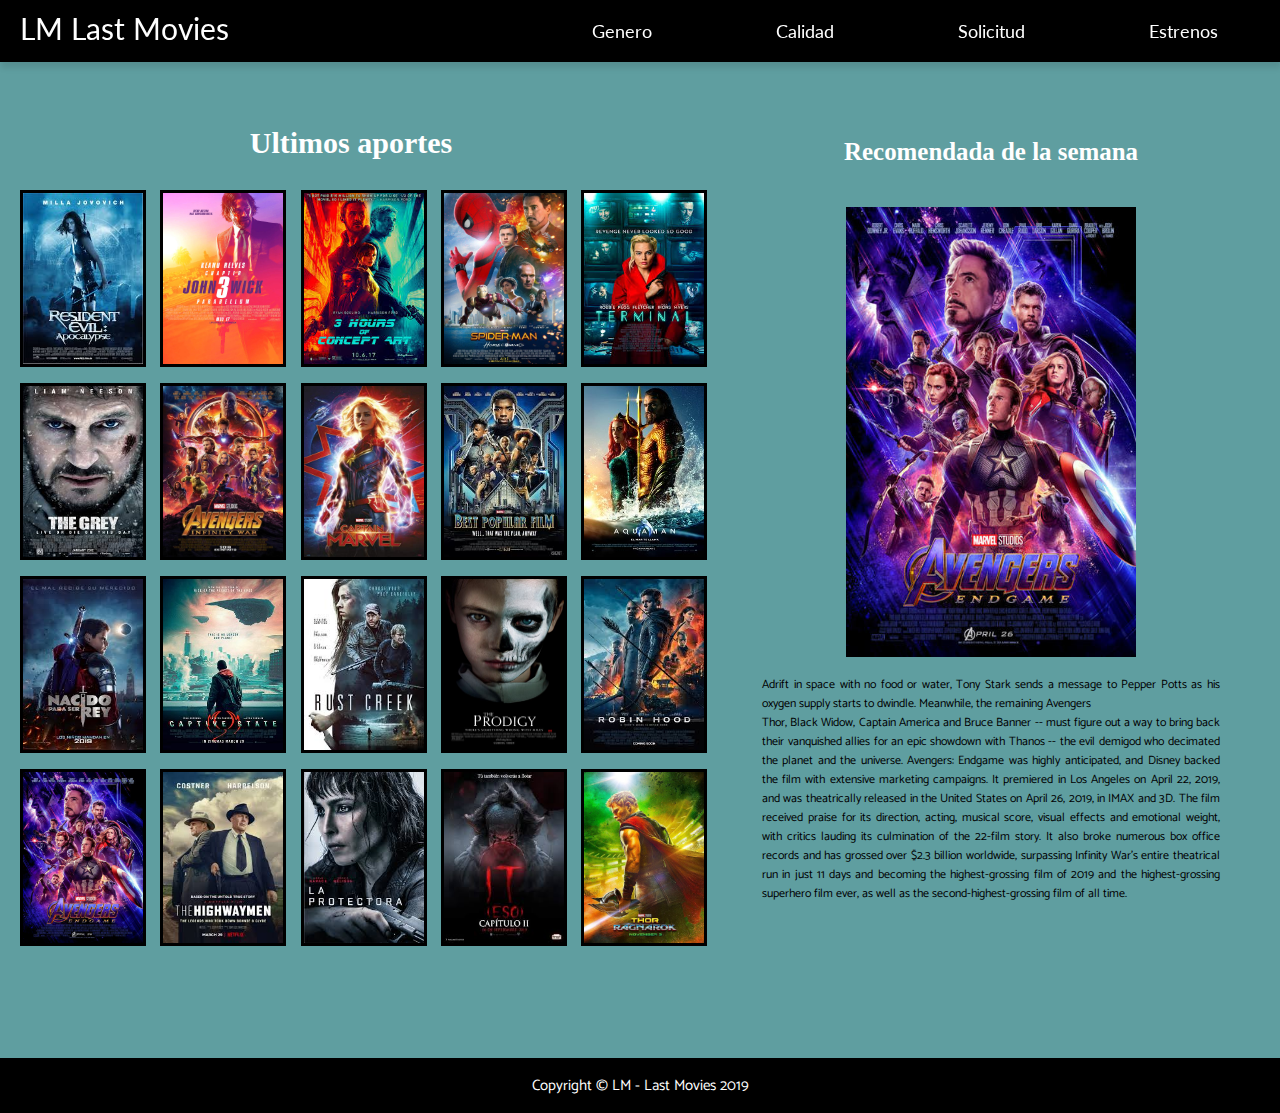
<file: index.html>
<!DOCTYPE html>
<html lang="en">
<head>
    <meta charset="UTF-8">
    <meta name="viewport" content="width=device-width, initial-scale=1, shrink-to-fit=no">
    <meta name="description" content="Mira las ultimas peliculas y los clasicos en una sola pagina, enterate de que son los generos y las calidades." />
    <meta name="twitter:card" value="Todas las peliculas en una sola pagina.">
    <meta property="og:title" content="Título de la página aquí" />
    <meta property="og:type" content="article" />
    <meta property="og:url" content="http://geekprogrammer.me/" />
    <meta property="og:image" content="http://geekprogrammer.me/" />
    <meta property="og:description" content="Peliculas en todo lo que buscas" />
    <title>Last Movies</title>
    <link href="https://fonts.googleapis.com/css?family=Catamaran:100,200,300,400,500,600,700,800,900" rel="stylesheet">
    <link href="https://fonts.googleapis.com/css?family=Lato:100,100i,300,300i,400,400i,700,700i,900,900i"
          rel="stylesheet">
    <link href="css/styles.css" rel="stylesheet">
    <link rel="stylesheet" href="https://use.fontawesome.com/releases/v5.8.2/css/all.css"
          integrity="sha384-oS3vJWv+0UjzBfQzYUhtDYW+Pj2yciDJxpsK1OYPAYjqT085Qq/1cq5FLXAZQ7Ay" crossorigin="anonymous">
</head>
<body>
<div class="grid-container">
    <div class="item1">
        <header class="header">
            <a href="#" class="logo">
                <i class="fas fa-film"></i>
                LM Last Movies
            </a>
            <input class="menu-btn" type="checkbox" id="menu-btn"/>
            <label class="menu-icon" for="menu-btn"><span class="navicon"></span></label>
            <ul class="menu">
                <li><a href="navigation/genre.html"><i class="fas fa-campground"></i> Genero</a></li>
                <li><a href="#about"><i class="far fa-file-video"></i> Calidad</a></li>
                <li><a href="#careers"><i class="far fa-copy"></i> Solicitud</a></li>
                <li><a href="#contact"><i class="far fa-bookmark"></i> Estrenos</a></li>
            </ul>
        </header>
    </div>
    <div class="item3 main">
        <p class="headerpost">Ultimos aportes</p>
        <div class="content-home">
            <a class="itemview" href="#">
                <img  src="img/revilapocalypse.jpg" alt="">
            </a>
            <a href="#">
                <img title="John Wick: Chapter 3 – Parabellum" src="img/jhonwick3.jpg" alt="">
            </a>
            <a href="#">
                <img src="img/3hoursofconcept.jpg" alt="">
            </a>
            <a href="#">
                <img src="img/spidermanhomecomming.jpg" alt="">
            </a>
            <a href="#">
                <img  src="img/terminal.jpg" alt="">
            </a>
            <a href="#">
                <img  src="img/thegrey.jpg" alt="">
            </a>
            <a href="#">
                <img src="img/avengerinfinywar.jpg" alt="">
            </a>
            <a href="#">
                <img  src="img/captainmarvel.jpg" alt="">
            </a>
            <a href="#">
                <img  src="img/blackpanter.jpg" alt="">
            </a>
            <a href="#">
                <img  src="img/aquaman.jpg" alt="">
            </a>
            <a href="#">
                <img  src="img/nacidorey.jpg" alt="">
            </a>
            <a href="#">
                <img  src="img/captivestate.jpg" alt="">
            </a>
            <a href="#">
                <img  src="img/rustcreek.jpg" alt="">
            </a>
            <a href="#">
                <img  src="img/theprodigy.jpg" alt="">
            </a>
            <a href="#">
                <img  src="img/robinhood.jpg" alt="">
            </a>
            <a href="#">
                <img  src="img/avengersendgame.jpg" alt="">
            </a>
            <a href="#">
                <img  src="img/thehighwaymen.jpg" alt="">
            </a>
            <a href="#">
                <img  src="img/laprotectora.jpg" alt="">
            </a>
            <a href="#">
                <img  src="img/it2.jpg" alt="">
            </a>
            <a href="#">
                <img  src="img/thorrangnarok.jpg" alt="">
            </a>

        </div>
    </div>
    <div class="item4 main">
        <div class="search">
            <h5>Recomendada de la semana</h5>
            <a href="#">
                <img class="recommend" src="img/avengersendgame2.jpg" alt="">
            </a>
            <p class="datatext">
                Adrift in space with no food or water, Tony Stark sends a message to Pepper Potts as
                his oxygen supply starts to dwindle. Meanwhile, the remaining Avengers
                <br>Thor, Black Widow, Captain America and Bruce Banner -- must figure out a way to bring back
                their vanquished allies for an epic showdown with Thanos --
                the evil demigod who decimated the planet and the universe.
                Avengers: Endgame was highly anticipated, and Disney backed the film with extensive marketing campaigns.
                It premiered in Los Angeles on April 22, 2019, and was theatrically released in the United States on April 26,
                2019, in IMAX and 3D. The film received praise for its direction, acting, musical score, visual effects and emotional weight,
                with critics lauding its culmination of the 22-film story. It also broke numerous box office records and has grossed over $2.3 billion worldwide,
                surpassing Infinity War's entire theatrical run in just 11 days and becoming the highest-grossing film of 2019 and the highest-grossing superhero film ever,
                as well as the second-highest-grossing film of all time.

            </p>
        </div>
    </div>
    <div class="item5">
        <div class="container">
            <p class="text-white small">Copyright &copy; LM - Last Movies 2019</p>
        </div>
    </div>
</div>
</body>
</html>
</file>
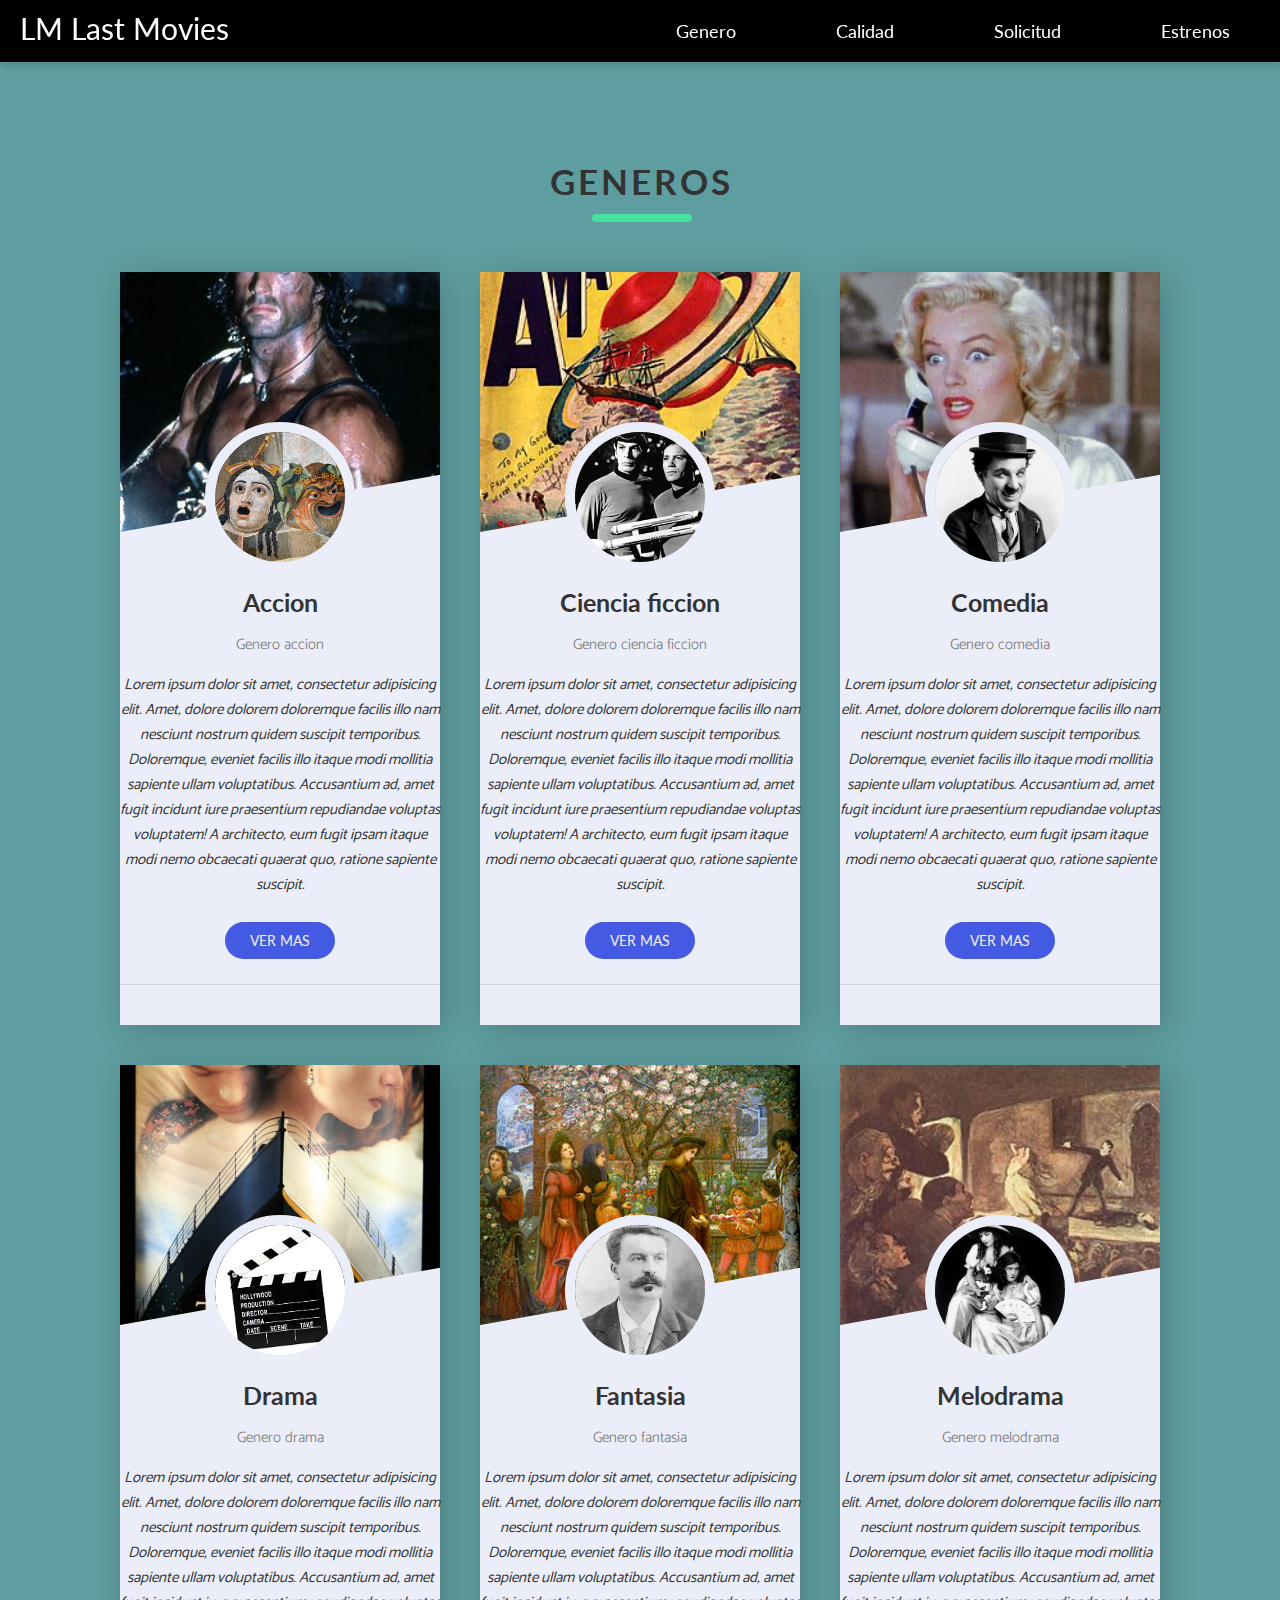
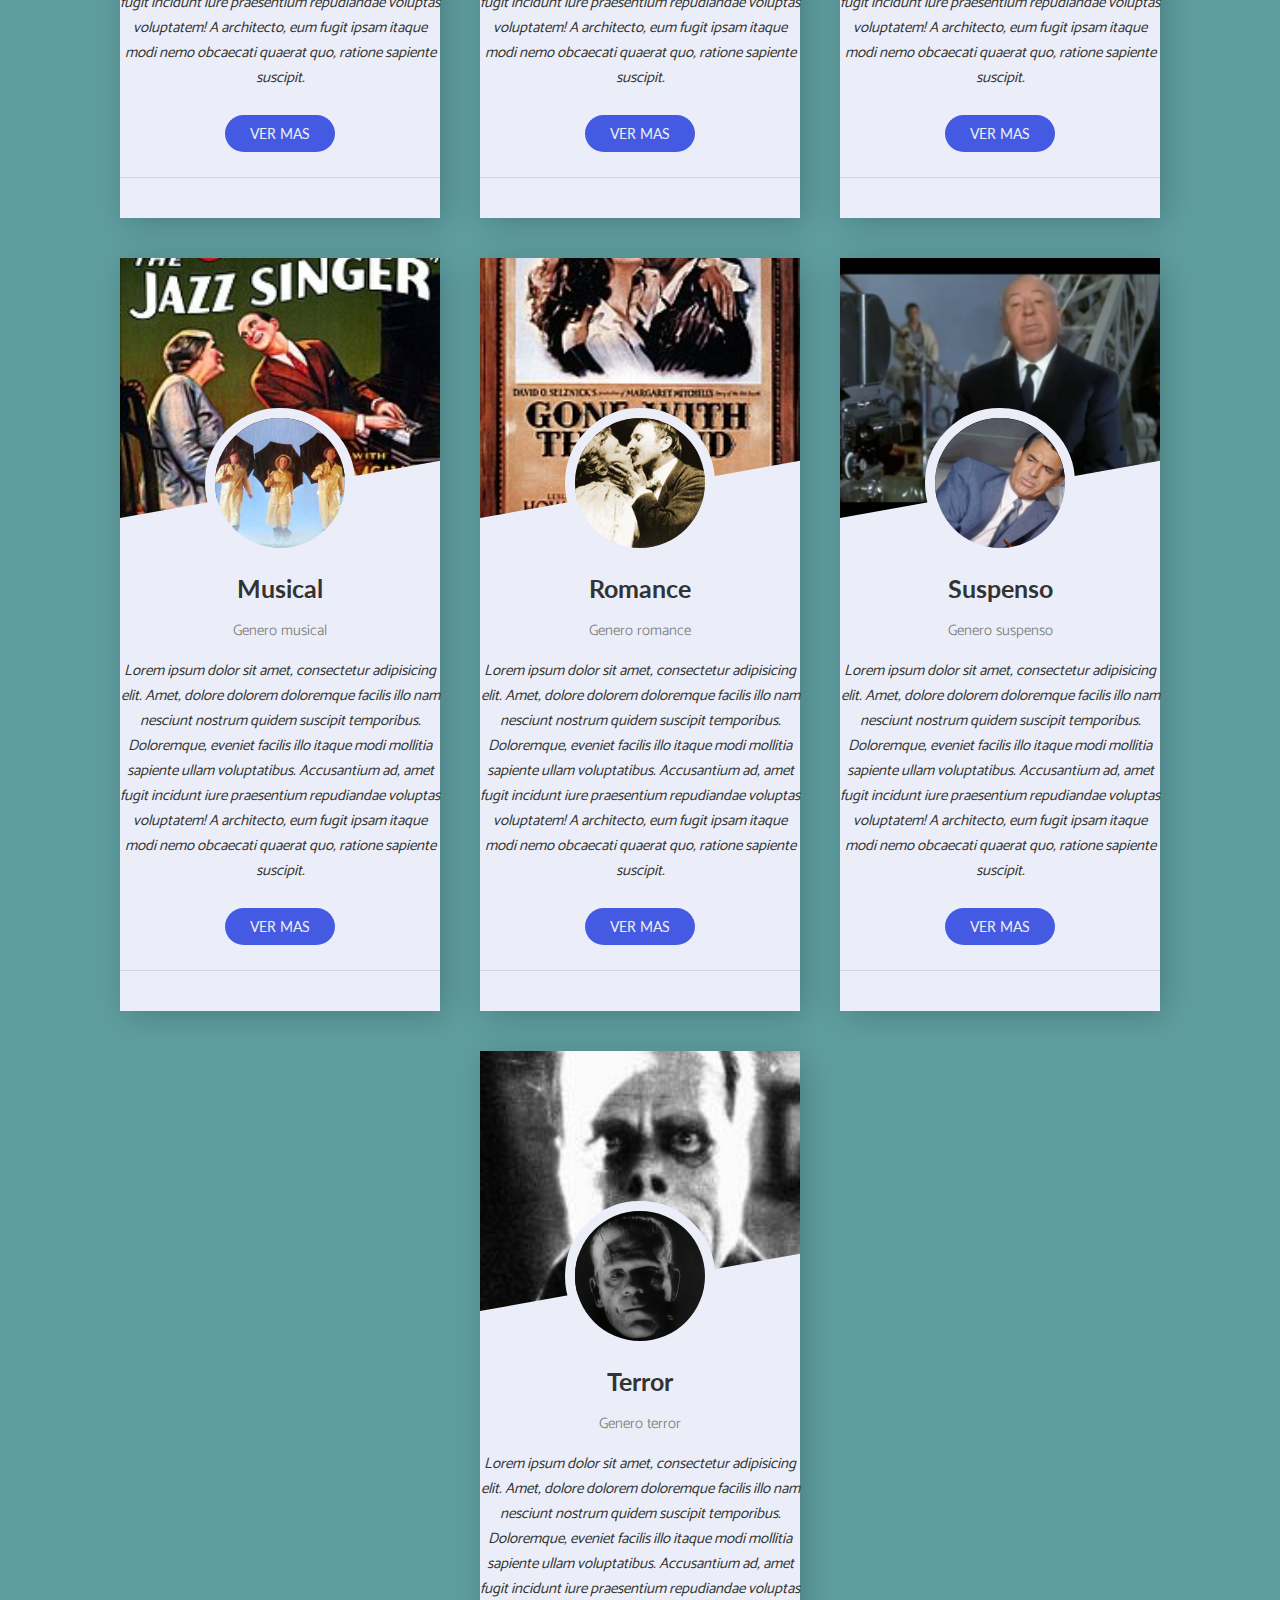
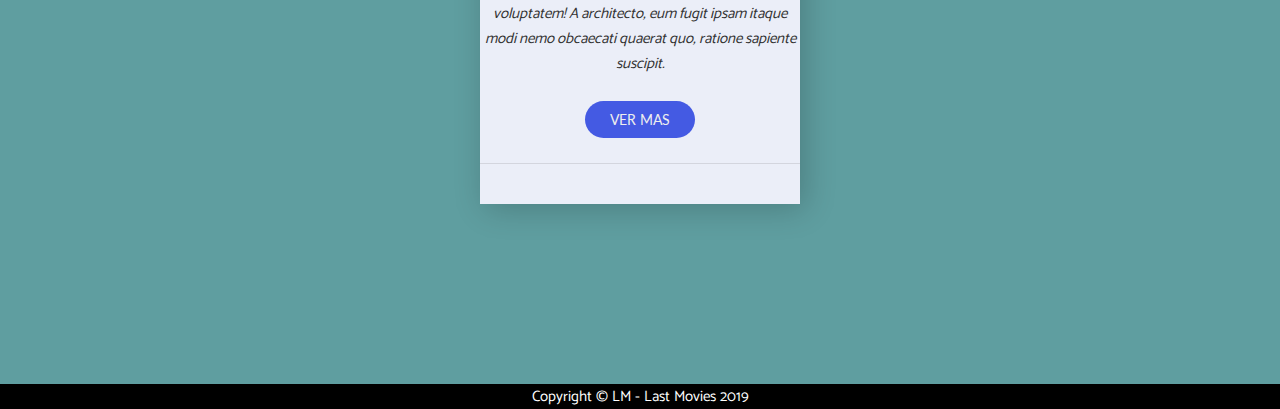
<file: navigation/genre.html>
<!DOCTYPE html>
<html lang="en">
<head>
    <meta charset="UTF-8">
    <meta name="viewport" content="width=device-width, initial-scale=1, shrink-to-fit=no">

    <title>Last Movies</title>
    <link href="https://fonts.googleapis.com/css?family=Catamaran:100,200,300,400,500,600,700,800,900" rel="stylesheet">
    <link href="https://fonts.googleapis.com/css?family=Lato:100,100i,300,300i,400,400i,700,700i,900,900i"
          rel="stylesheet">
    <link href="../css/styles.css" rel="stylesheet">
    <link href="../css/genrestyles.css" rel="stylesheet">
    <link rel="stylesheet" href="https://use.fontawesome.com/releases/v5.8.2/css/all.css"
          integrity="sha384-oS3vJWv+0UjzBfQzYUhtDYW+Pj2yciDJxpsK1OYPAYjqT085Qq/1cq5FLXAZQ7Ay" crossorigin="anonymous">
</head>
<body>
<div class="grid-container">
    <div class="item1">
        <header class="header">
            <a href="../index.html" class="logo">
                <i class="fas fa-film"></i>
                LM Last Movies
            </a>
            <input class="menu-btn" type="checkbox" id="menu-btn"/>
            <label class="menu-icon" for="menu-btn"><span class="navicon"></span></label>
            <ul class="menu">
                <li><a href="genre.html"><i class="fas fa-campground active-link"></i> Genero</a></li>
                <li><a href="#about"><i class="far fa-file-video"></i> Calidad</a></li>
                <li><a href="#careers"><i class="far fa-copy"></i> Solicitud</a></li>
                <li><a href="#contact"><i class="far fa-bookmark"></i> Estrenos</a></li>
            </ul>
        </header>
    </div>
    <div class="item3 main">
        <section>
            <div class="containergenre">
                <h5 class="heading">
                    GENEROS
                </h5>
                <div class="card-wrapper">
                    <div class="card">
                        <img src="../img/John_Rambo.jpg" alt="card background" class="card-img">
                        <img src="../img/genreaction.jpg" alt="profile image" class="profile-img">
                        <h1>Accion</h1>
                        <p class="genre-title">Genero accion</p>
                        <p class="about">
                            Lorem ipsum dolor sit amet, consectetur adipisicing elit.
                            Amet, dolore dolorem doloremque facilis illo nam nesciunt
                            nostrum quidem suscipit temporibus. Doloremque, eveniet facilis
                            illo itaque modi mollitia sapiente ullam voluptatibus.
                            Accusantium ad, amet fugit incidunt iure praesentium repudiandae voluptas voluptatem!
                            A architecto, eum fugit ipsam itaque modi nemo obcaecati quaerat quo, ratione sapiente
                            suscipit.
                        </p>
                        <a href="#" class="btn">Ver mas</a>
                        <ul class="social-media">
                            <li><a href="#"><i class="fab fa-facebook-square"></i></a></li>
                            <li><a href="#"><i class="fab fa-twitter-square"></i></a></li>
                            <li><a href="#"><i class="fab fa-instagram"></i></a></li>
                            <li><a href="#"><i class="fab fa-google-plus-square"></i></a></li>
                        </ul>
                    </div>

                    <div class="card">
                        <img src="../img/cficcion.jpg" alt="card background" class="card-img">
                        <img src="../img/cficcion2.JPG" alt="profile image" class="profile-img">
                        <h1>Ciencia ficcion</h1>
                        <p class="genre-title">Genero ciencia ficcion</p>
                        <p class="about">
                            Lorem ipsum dolor sit amet, consectetur adipisicing elit.
                            Amet, dolore dolorem doloremque facilis illo nam nesciunt
                            nostrum quidem suscipit temporibus. Doloremque, eveniet facilis
                            illo itaque modi mollitia sapiente ullam voluptatibus.
                            Accusantium ad, amet fugit incidunt iure praesentium repudiandae voluptas voluptatem!
                            A architecto, eum fugit ipsam itaque modi nemo obcaecati quaerat quo, ratione sapiente
                            suscipit.
                        </p>
                        <a href="#" class="btn">Ver mas</a>
                        <ul class="social-media">
                            <li><a href="#"><i class="fab fa-facebook-square"></i></a></li>
                            <li><a href="#"><i class="fab fa-twitter-square"></i></a></li>
                            <li><a href="#"><i class="fab fa-instagram"></i></a></li>
                            <li><a href="#"><i class="fab fa-google-plus-square"></i></a></li>
                        </ul>
                    </div>

                    <div class="card">
                        <img src="../img/comedia.jpg" alt="card background" class="card-img">
                        <img src="../img/comedia2.jpg" alt="profile image" class="profile-img">
                        <h1>Comedia</h1>
                        <p class="genre-title">Genero comedia</p>
                        <p class="about">
                            Lorem ipsum dolor sit amet, consectetur adipisicing elit.
                            Amet, dolore dolorem doloremque facilis illo nam nesciunt
                            nostrum quidem suscipit temporibus. Doloremque, eveniet facilis
                            illo itaque modi mollitia sapiente ullam voluptatibus.
                            Accusantium ad, amet fugit incidunt iure praesentium repudiandae voluptas voluptatem!
                            A architecto, eum fugit ipsam itaque modi nemo obcaecati quaerat quo, ratione sapiente
                            suscipit.
                        </p>
                        <a href="#" class="btn">Ver mas</a>
                        <ul class="social-media">
                            <li><a href="#"><i class="fab fa-facebook-square"></i></a></li>
                            <li><a href="#"><i class="fab fa-twitter-square"></i></a></li>
                            <li><a href="#"><i class="fab fa-instagram"></i></a></li>
                            <li><a href="#"><i class="fab fa-google-plus-square"></i></a></li>
                        </ul>
                    </div>

                    <div class="card">
                        <img src="../img/cdramatico.jpg" alt="card background" class="card-img">
                        <img src="../img/cdramatico2.jpg" alt="profile image" class="profile-img">
                        <h1>Drama</h1>
                        <p class="genre-title">Genero drama</p>
                        <p class="about">
                            Lorem ipsum dolor sit amet, consectetur adipisicing elit.
                            Amet, dolore dolorem doloremque facilis illo nam nesciunt
                            nostrum quidem suscipit temporibus. Doloremque, eveniet facilis
                            illo itaque modi mollitia sapiente ullam voluptatibus.
                            Accusantium ad, amet fugit incidunt iure praesentium repudiandae voluptas voluptatem!
                            A architecto, eum fugit ipsam itaque modi nemo obcaecati quaerat quo, ratione sapiente
                            suscipit.
                        </p>
                        <a href="#" class="btn">Ver mas</a>
                        <ul class="social-media">
                            <li><a href="#"><i class="fab fa-facebook-square"></i></a></li>
                            <li><a href="#"><i class="fab fa-twitter-square"></i></a></li>
                            <li><a href="#"><i class="fab fa-instagram"></i></a></li>
                            <li><a href="#"><i class="fab fa-google-plus-square"></i></a></li>
                        </ul>
                    </div>

                    <div class="card">
                        <img src="../img/fantasia.jpg" alt="card background" class="card-img">
                        <img src="../img/fantasia2.jpg" alt="profile image" class="profile-img">
                        <h1>Fantasia</h1>
                        <p class="genre-title">Genero fantasia</p>
                        <p class="about">
                            Lorem ipsum dolor sit amet, consectetur adipisicing elit.
                            Amet, dolore dolorem doloremque facilis illo nam nesciunt
                            nostrum quidem suscipit temporibus. Doloremque, eveniet facilis
                            illo itaque modi mollitia sapiente ullam voluptatibus.
                            Accusantium ad, amet fugit incidunt iure praesentium repudiandae voluptas voluptatem!
                            A architecto, eum fugit ipsam itaque modi nemo obcaecati quaerat quo, ratione sapiente
                            suscipit.
                        </p>
                        <a href="#" class="btn">Ver mas</a>
                        <ul class="social-media">
                            <li><a href="#"><i class="fab fa-facebook-square"></i></a></li>
                            <li><a href="#"><i class="fab fa-twitter-square"></i></a></li>
                            <li><a href="#"><i class="fab fa-instagram"></i></a></li>
                            <li><a href="#"><i class="fab fa-google-plus-square"></i></a></li>
                        </ul>
                    </div>

                    <div class="card">
                        <img src="../img/melodrama.jpg" alt="card background" class="card-img">
                        <img src="../img/melodrama2.jpg" alt="profile image" class="profile-img">
                        <h1>Melodrama</h1>
                        <p class="genre-title">Genero melodrama</p>
                        <p class="about">
                            Lorem ipsum dolor sit amet, consectetur adipisicing elit.
                            Amet, dolore dolorem doloremque facilis illo nam nesciunt
                            nostrum quidem suscipit temporibus. Doloremque, eveniet facilis
                            illo itaque modi mollitia sapiente ullam voluptatibus.
                            Accusantium ad, amet fugit incidunt iure praesentium repudiandae voluptas voluptatem!
                            A architecto, eum fugit ipsam itaque modi nemo obcaecati quaerat quo, ratione sapiente
                            suscipit.
                        </p>
                        <a href="#" class="btn">Ver mas</a>
                        <ul class="social-media">
                            <li><a href="#"><i class="fab fa-facebook-square"></i></a></li>
                            <li><a href="#"><i class="fab fa-twitter-square"></i></a></li>
                            <li><a href="#"><i class="fab fa-instagram"></i></a></li>
                            <li><a href="#"><i class="fab fa-google-plus-square"></i></a></li>
                        </ul>
                    </div>

                    <div class="card">
                        <img src="../img/musical.jpg" alt="card background" class="card-img">
                        <img src="../img/musical2.jpg" alt="profile image" class="profile-img">
                        <h1>Musical</h1>
                        <p class="genre-title">Genero musical</p>
                        <p class="about">
                            Lorem ipsum dolor sit amet, consectetur adipisicing elit.
                            Amet, dolore dolorem doloremque facilis illo nam nesciunt
                            nostrum quidem suscipit temporibus. Doloremque, eveniet facilis
                            illo itaque modi mollitia sapiente ullam voluptatibus.
                            Accusantium ad, amet fugit incidunt iure praesentium repudiandae voluptas voluptatem!
                            A architecto, eum fugit ipsam itaque modi nemo obcaecati quaerat quo, ratione sapiente
                            suscipit.
                        </p>
                        <a href="#" class="btn">Ver mas</a>
                        <ul class="social-media">
                            <li><a href="#"><i class="fab fa-facebook-square"></i></a></li>
                            <li><a href="#"><i class="fab fa-twitter-square"></i></a></li>
                            <li><a href="#"><i class="fab fa-instagram"></i></a></li>
                            <li><a href="#"><i class="fab fa-google-plus-square"></i></a></li>
                        </ul>
                    </div>

                    <div class="card">
                        <img src="../img/cromatico.jpg" alt="card background" class="card-img">
                        <img src="../img/cromantico2.jpg" alt="profile image" class="profile-img">
                        <h1>Romance</h1>
                        <p class="genre-title">Genero romance</p>
                        <p class="about">
                            Lorem ipsum dolor sit amet, consectetur adipisicing elit.
                            Amet, dolore dolorem doloremque facilis illo nam nesciunt
                            nostrum quidem suscipit temporibus. Doloremque, eveniet facilis
                            illo itaque modi mollitia sapiente ullam voluptatibus.
                            Accusantium ad, amet fugit incidunt iure praesentium repudiandae voluptas voluptatem!
                            A architecto, eum fugit ipsam itaque modi nemo obcaecati quaerat quo, ratione sapiente
                            suscipit.
                        </p>
                        <a href="#" class="btn">Ver mas</a>
                        <ul class="social-media">
                            <li><a href="#"><i class="fab fa-facebook-square"></i></a></li>
                            <li><a href="#"><i class="fab fa-twitter-square"></i></a></li>
                            <li><a href="#"><i class="fab fa-instagram"></i></a></li>
                            <li><a href="#"><i class="fab fa-google-plus-square"></i></a></li>
                        </ul>
                    </div>

                    <div class="card">
                        <img src="../img/csuspenso.png" alt="card background" class="card-img">
                        <img src="../img/csuspenso2.jpg" alt="profile image" class="profile-img">
                        <h1>Suspenso</h1>
                        <p class="genre-title">Genero suspenso</p>
                        <p class="about">
                            Lorem ipsum dolor sit amet, consectetur adipisicing elit.
                            Amet, dolore dolorem doloremque facilis illo nam nesciunt
                            nostrum quidem suscipit temporibus. Doloremque, eveniet facilis
                            illo itaque modi mollitia sapiente ullam voluptatibus.
                            Accusantium ad, amet fugit incidunt iure praesentium repudiandae voluptas voluptatem!
                            A architecto, eum fugit ipsam itaque modi nemo obcaecati quaerat quo, ratione sapiente
                            suscipit.
                        </p>
                        <a href="#" class="btn">Ver mas</a>
                        <ul class="social-media">
                            <li><a href="#"><i class="fab fa-facebook-square"></i></a></li>
                            <li><a href="#"><i class="fab fa-twitter-square"></i></a></li>
                            <li><a href="#"><i class="fab fa-instagram"></i></a></li>
                            <li><a href="#"><i class="fab fa-google-plus-square"></i></a></li>
                        </ul>
                    </div>

                    <div class="card">
                        <img src="../img/cterror.jfif" alt="card background" class="card-img">
                        <img src="../img/cterror2.jpg" alt="profile image" class="profile-img">
                        <h1>Terror</h1>
                        <p class="genre-title">Genero terror</p>
                        <p class="about">
                            Lorem ipsum dolor sit amet, consectetur adipisicing elit.
                            Amet, dolore dolorem doloremque facilis illo nam nesciunt
                            nostrum quidem suscipit temporibus. Doloremque, eveniet facilis
                            illo itaque modi mollitia sapiente ullam voluptatibus.
                            Accusantium ad, amet fugit incidunt iure praesentium repudiandae voluptas voluptatem!
                            A architecto, eum fugit ipsam itaque modi nemo obcaecati quaerat quo, ratione sapiente
                            suscipit.
                        </p>
                        <a href="#" class="btn">Ver mas</a>
                        <ul class="social-media">
                            <li><a href="#"><i class="fab fa-facebook-square"></i></a></li>
                            <li><a href="#"><i class="fab fa-twitter-square"></i></a></li>
                            <li><a href="#"><i class="fab fa-instagram"></i></a></li>
                            <li><a href="#"><i class="fab fa-google-plus-square"></i></a></li>
                        </ul>
                    </div>
                </div>
            </div>
        </section>
    </div>
    <div class="item5">
        <div class="container">
            <p class="text-white small">Copyright &copy; LM - Last Movies 2019</p>
        </div>
    </div>
</div>
</body>
</html>
</file>
<file: css/styles.css>
body {
    margin: 0;
    font-family: 'Lato';
    background: cadetblue;
}

p{
    font-family: 'Catamaran';
}

.item1 { grid-area: header; }
.item3 { grid-area: main; }
.item4 { grid-area: right; }
.item5 { grid-area: footer; background: black; }

.search > h5 {
    font-family: "Calibri Light";
    color: white;
}

.active-link{
    color: grey;
}

.content-home{
    display: flex;
    justify-content: space-around;
    flex-direction: row;
    align-items: center;
    flex-wrap: wrap;
}

.adjusting{
    padding-top: 60px;
    padding-bottom: 0;
    border-bottom-width: 1px;
}

.content-home > a > img {
    width: 120px;
    height: 171px;
    border: 1px black;
    background: black;
    padding: 3px;
    margin: 0 10% 10px;
    z-index: 1;
}

.content-home > a > img:hover {
    background: #ff0c00;
}

.recommend{
    width: 290px;
    height: 450px;
    border: 1px black;
}

.headerpost{
    font-family: "Calibri Light";
    font-weight: bold;
    color: white;
}

.datatext{
    font-size: 12px;
    margin-left: 60px;
    margin-right: 60px;
    text-align: justify;
}

.itemview {
    border: 1px black;
}

.grid-container {
    display: grid;
    grid-template-areas:
            'header header header header header header'
            'main main main main right right'
            'footer footer footer footer footer footer';
}

.grid-container > div {
    text-align: center;
    font-size: 30px;
}
ul {
    display: flex;
    margin: 0;
}
li {
    padding: 0 2rem;
    font-size: 18px;
}

.header {
    background-color: black;
    box-shadow: 1px 6px 6px 0 rgba(0,0,0,.1);
    position: fixed;
    width: 100%;
    z-index: 3;
}

.menu > li > a{
    color: white;
}

.menu > li >a:hover{
    color: grey;
}

.header ul {
    margin: 0;
    padding: 0;
    list-style: none;
    overflow: hidden;
    background-color: black;
}

.header li a {
    display: block;
    padding: 20px 20px;
    text-decoration: none;
}

.header li a:hover,
.header .menu-btn:hover {
    background-color: rgba(0, 0, 0, 0.65);

}

.header .logo {
    display: block;
    float: left;
    font-size: 1em;
    padding: 10px 20px;
    text-decoration: none;
    color: white;
}

/* menu */

.header .menu {
    clear: both;
    max-height: 0;
    transition: max-height .2s ease-out;
    display: block;
}

/* menu icon */

.header .menu-icon {
    cursor: pointer;
    display: inline-block;
    float: right;
    padding: 28px 20px;
    position: relative;
    user-select: none;
}

.header .menu-icon .navicon {
    background: #333;
    display: block;
    height: 2px;
    position: relative;
    transition: background .2s ease-out;
    width: 18px;
}

.header .menu-icon .navicon:before,
.header .menu-icon .navicon:after {
    background: #333;
    content: '';
    display: block;
    height: 100%;
    position: absolute;
    transition: all .2s ease-out;
    width: 100%;
}

.header .menu-icon .navicon:before {
    top: 5px;
}

.header .menu-icon .navicon:after {
    top: -5px;
}

/* menu btn */

.header .menu-btn {
    display: none;
}

.header .menu-btn:checked ~ .menu {
    max-height: 240px;
}

.header .menu-btn:checked ~ .menu-icon .navicon {
    background: transparent;
}

.header .menu-btn:checked ~ .menu-icon .navicon:before {
    transform: rotate(-45deg);
}

.header .menu-btn:checked ~ .menu-icon .navicon:after {
    transform: rotate(45deg);
}

.header .menu-btn:checked ~ .menu-icon:not(.steps) .navicon:before,
.header .menu-btn:checked ~ .menu-icon:not(.steps) .navicon:after {
    top: 0;
}
.grid-container > .main {
    padding: 6rem 0;
}

.text-white{
    color: white;
    font-size: 15px;
}

@media (min-width: 48em) {
    .header li {
        float: left;
    }
    .header li a {
        padding: 20px 30px;
    }
    .header .menu {
        clear: none;
        float: right;
        max-height: none;
    }
    .header .menu-icon {
        display: none;
    }
}

@media only screen and (max-width: 575.98px) {
    .grid-container {
        grid-template-areas:
                'header header header header header header'
                'main main main main main main'
                'right right right right right right'
                'footer footer footer footer footer footer';
    }

}
</file>
<file: css/genrestyles.css>
* {
    margin: 0;
    box-sizing: border-box;
}

html {
    font-size: 10px;
    font-family: "Roboto", sans-serif;
}

a {
    text-decoration: none;
    color: #fff;
}

section {
    padding: 10rem 0;
}

.heading {
    text-transform: uppercase;
    font-size: 3.5rem;
    letter-spacing: 3px;
    margin-right: -3px;
    margin-bottom: 5rem;
    text-align: center;
    color: #333;
    position: relative;
}

.heading::after {
    content: "";
    width: 10rem;
    height: .8rem;
    background-color: #45e19f;
    position: absolute;
    bottom: -2rem;
    left: 50%;
    transform: translateX(-50%);
    border-radius: 2rem;
}

.card-wrapper {
    display: flex;
    align-items: center;
    align-content: center;
    flex-direction: column;
}

.card {
    width: 32rem;
    background-color: #ebeef8;
    display: flex;
    flex-direction: column;
    align-items: center;
    justify-content: center;
    margin: 2rem 0;
    box-shadow: .5rem .5rem 3rem rgba(0, 0, 0, 0.2);
}

.card .card-img {
    width: 100%;
    height: 26rem;
    object-fit: cover;
    -webkit-clip-path: polygon(0 0, 100% 0, 100% 78%, 0% 100%);
    clip-path: polygon(0 0, 100% 0, 100% 78%, 0% 100%);
}

.profile-img {
    width: 15rem;
    height: 15rem;
    object-fit: cover;
    border-radius: 50%;
    margin-top: -11rem;
    z-index: 1;
    border: 1rem solid #ebeef8;
}

.card h1 {
    font-size: 2.5rem;
    color: #333;
    margin: 1.5rem 0;
}

.genre-title {
    color: #777;
    font-size: 1.5rem;
    font-weight: 300;
}

.about {
    font-size: 1.5rem;
    margin: 1.5rem 0;
    font-style: italic;
    text-align: center;
    color: #333;
}

.card .btn {
    padding: 1rem 2.5rem;
    background-color: #445ae3;
    border-radius: 2rem;
    margin: 1rem 0;
    text-transform: uppercase;
    color: #eee;
    font-size: 1.4rem;
    transition: all .5s;
}

.card .btn:hover {
    transform: translateY(-2px);
    box-shadow: none;
}

.social-media {
    width: 100%;
    list-style: none;
    display: flex;
    justify-content: space-evenly;
    padding: 2rem 0;
    margin-top: 1.5rem;
    border-top: 1px solid rgba(0, 0, 0, .1);
}

.social-media i {
    font-size: 3rem;
    transition: color .5s;
}

.fa-facebook-square {
    color: #3b5999;
}

.fa-twitter-square {
    color: #55acee;
}

.fa-instagram {
    color: #e6683c;
}

.fa-google-plus-square {
    color: #dd4b39;
}

.fa-facebook-square:hover,
.fa-twitter-square:hover,
.fa-instagram:hover,
.fa-google-plus-square:hover {
    color: #45e19f;
}

@media screen and (min-width: 700px) {
    .card-wrapper {
        flex-direction: row;
        flex-wrap: wrap;
        justify-content: center;
        align-items: center;
    }

    .card {
        margin: 2rem;
        transition: transform .5s;
    }

    @keyframes fadeIn {
        from {
            opacity: 0;
        }
        to {
            opacity: 1;
        }
    }
    .card:nth-child(1) {
        animation: fadeIn .5s .5s backwards;
    }

    .card:nth-child(2) {
        animation: fadeIn .5s .1s backwards;
    }

    .card:nth-child(3) {
        animation: fadeIn .5s 1.5s backwards;
    }

    .card:nth-child(4) {
        animation: fadeIn .5s .2s backwards;
    }

    .card:hover{
       transform: scale(1.05);
    }
}
</file>
